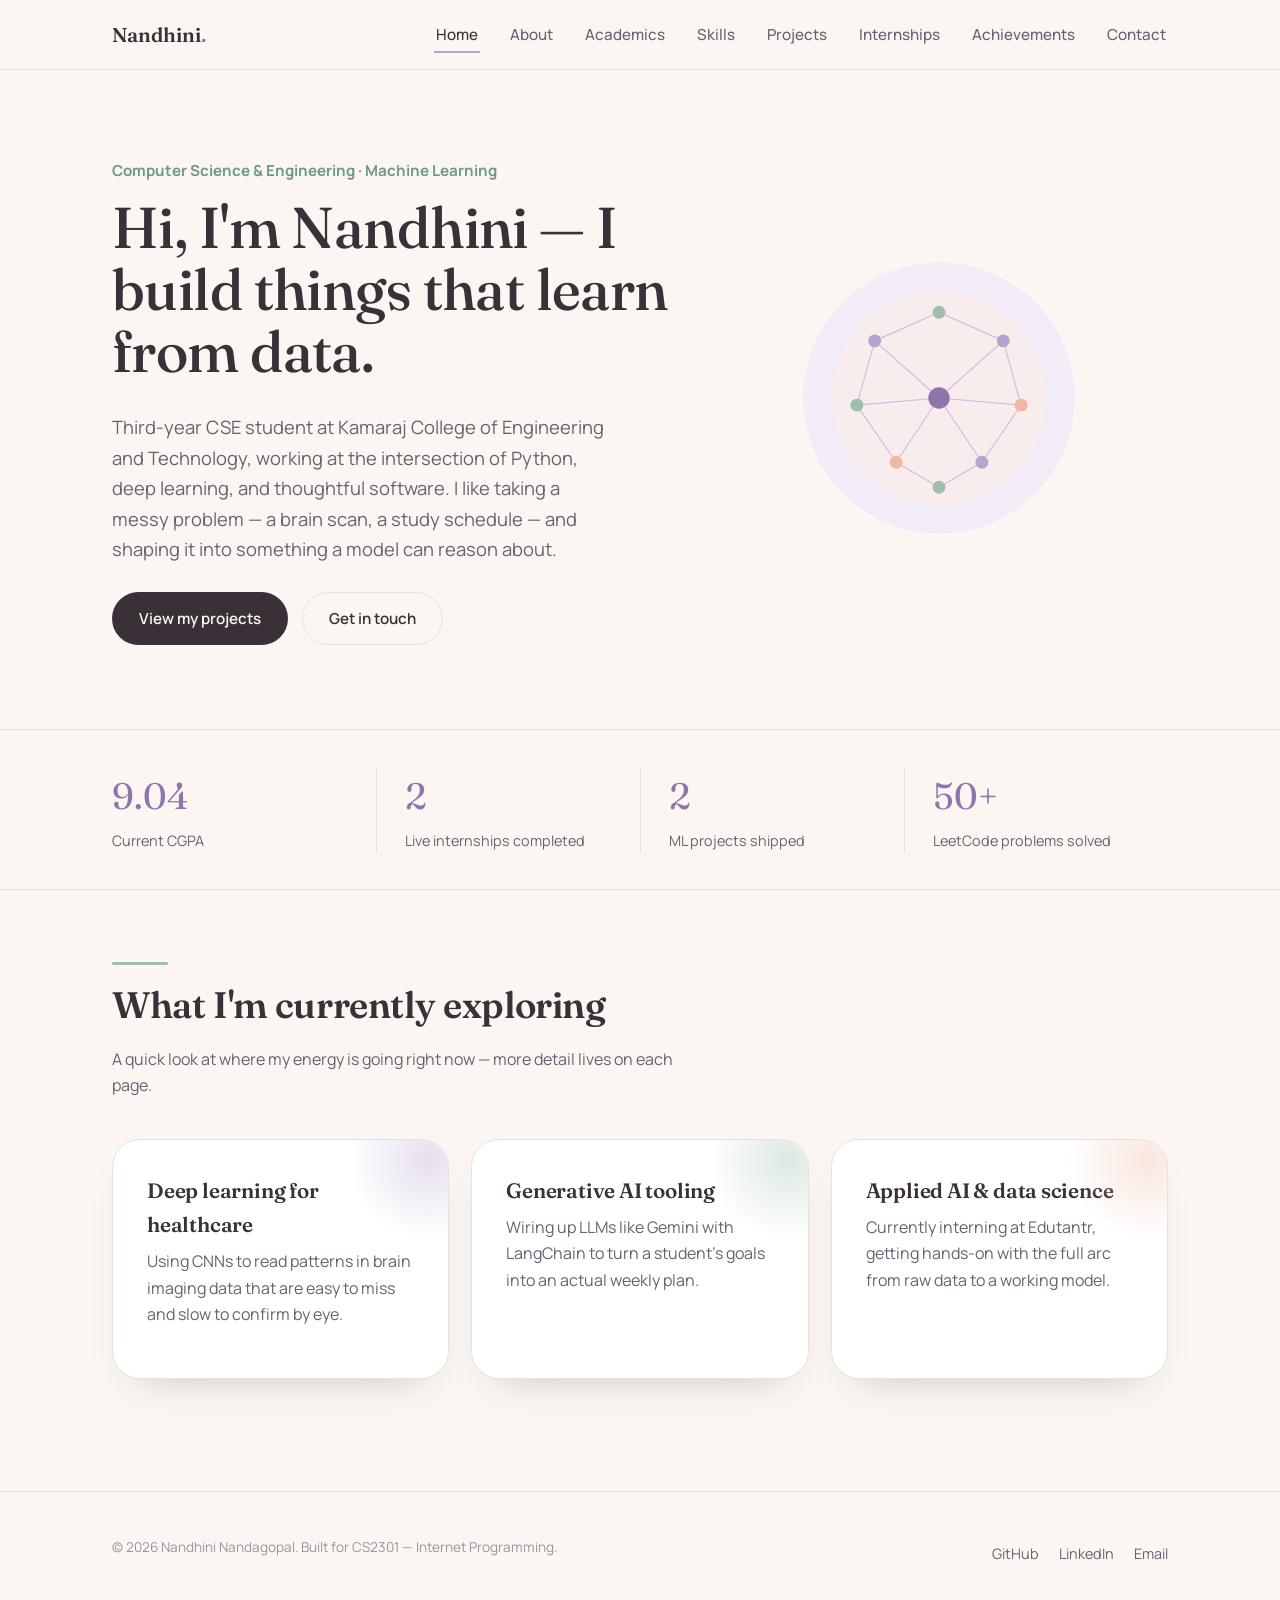
<file: index.html>
<!DOCTYPE html>
<html lang="en">
<head>
<meta charset="UTF-8">
<meta name="viewport" content="width=device-width, initial-scale=1.0">
<title>Home · Nandhini Nandagopal</title>
<meta name="description" content="Portfolio of Nandhini Nandagopal, CSE student and ML enthusiast.">
<link rel="preconnect" href="https://fonts.googleapis.com">
<link rel="preconnect" href="https://fonts.gstatic.com" crossorigin>
<link href="https://fonts.googleapis.com/css2?family=Fraunces:opsz,wght@9..144,400;9..144,500;9..144,600;9..144,700&family=Manrope:wght@400;500;600;700;800&display=swap" rel="stylesheet">
<link rel="stylesheet" href="assets/css/style.css">
<noscript><style>.reveal{opacity:1!important;transform:none!important;}</style></noscript>
</head>
<body>
<header class="site-header">
  <nav class="nav">
    <a href="index.html" class="nav-mark">Nandhini<span>.</span></a>
    <button class="nav-toggle" aria-label="Toggle navigation" aria-expanded="false">
      <span></span><span></span><span></span>
    </button>
    <ul class="nav-links">
      <li><a href="index.html">Home</a></li>
      <li><a href="about.html">About</a></li>
      <li><a href="academics.html">Academics</a></li>
      <li><a href="skills.html">Skills</a></li>
      <li><a href="projects.html">Projects</a></li>
      <li><a href="internships.html">Internships</a></li>
      <li><a href="achievements.html">Achievements</a></li>
      <li><a href="contact.html">Contact</a></li>
    </ul>
  </nav>
</header>

<section class="hero">
  <div class="container hero-grid">
    <div>
      <div class="hero-kicker reveal">Computer Science &amp; Engineering · Machine Learning</div>
      <h1 class="reveal">Hi, I'm Nandhini &mdash; I build things that learn from data.</h1>
      <p class="lede reveal">Third-year CSE student at Kamaraj College of Engineering and Technology, working
      at the intersection of Python, deep learning, and thoughtful software. I like taking a messy problem
      &mdash; a brain scan, a study schedule &mdash; and shaping it into something a model can reason about.</p>
      <div class="hero-actions reveal">
        <a href="projects.html" class="btn btn-primary">View my projects</a>
        <a href="contact.html" class="btn btn-ghost">Get in touch</a>
      </div>
    </div>
    <div class="hero-art reveal">
<svg viewBox="0 0 420 420" fill="none" xmlns="http://www.w3.org/2000/svg" role="img" aria-label="Abstract illustration of a connected neural network in soft pastel tones">
  <circle cx="210" cy="210" r="190" fill="#F1ECF7"/>
  <circle cx="210" cy="210" r="150" fill="#FBEEE9" opacity="0.7"/>
  <g stroke="#C9B7DC" stroke-width="1.6" opacity="0.9">
    <line x1="120" y1="130" x2="210" y2="90"/>
    <line x1="120" y1="130" x2="95" y2="220"/>
    <line x1="210" y1="90" x2="300" y2="130"/>
    <line x1="300" y1="130" x2="325" y2="220"/>
    <line x1="95" y1="220" x2="150" y2="300"/>
    <line x1="325" y1="220" x2="270" y2="300"/>
    <line x1="150" y1="300" x2="210" y2="335"/>
    <line x1="270" y1="300" x2="210" y2="335"/>
    <line x1="120" y1="130" x2="210" y2="210"/>
    <line x1="300" y1="130" x2="210" y2="210"/>
    <line x1="95" y1="220" x2="210" y2="210"/>
    <line x1="325" y1="220" x2="210" y2="210"/>
    <line x1="150" y1="300" x2="210" y2="210"/>
    <line x1="270" y1="300" x2="210" y2="210"/>
  </g>
  <circle cx="210" cy="210" r="15" fill="#8E76AC"/>
  <circle cx="120" cy="130" r="9" fill="#B7A4CE"/>
  <circle cx="210" cy="90" r="9" fill="#9EBFAE"/>
  <circle cx="300" cy="130" r="9" fill="#B7A4CE"/>
  <circle cx="325" cy="220" r="9" fill="#F0B8A0"/>
  <circle cx="95" cy="220" r="9" fill="#9EBFAE"/>
  <circle cx="150" cy="300" r="9" fill="#F0B8A0"/>
  <circle cx="270" cy="300" r="9" fill="#B7A4CE"/>
  <circle cx="210" cy="335" r="9" fill="#9EBFAE"/>
</svg>
</div>
  </div>
</section>

<section class="stat-strip">
  <div class="container stat-row">
    <div class="stat reveal"><span class="num">9.04</span><span class="label">Current CGPA</span></div>
    <div class="stat reveal"><span class="num">2</span><span class="label">Live internships completed</span></div>
    <div class="stat reveal"><span class="num">2</span><span class="label">ML projects shipped</span></div>
    <div class="stat reveal"><span class="num">50+</span><span class="label">LeetCode problems solved</span></div>
  </div>
</section>

<section class="section">
  <div class="container">
    <div class="section-head reveal">
      <div class="divider"></div>
      <h2>What I'm currently exploring</h2>
      <p>A quick look at where my energy is going right now &mdash; more detail lives on each page.</p>
    </div>
    <div class="grid-3">
      <div class="project-card reveal" style="--tag-color:#B7A4CE">
        <h3>Deep learning for healthcare</h3>
        <p>Using CNNs to read patterns in brain imaging data that are easy to miss and slow to confirm by eye.</p>
      </div>
      <div class="project-card reveal" style="--tag-color:#9EBFAE">
        <h3>Generative AI tooling</h3>
        <p>Wiring up LLMs like Gemini with LangChain to turn a student's goals into an actual weekly plan.</p>
      </div>
      <div class="project-card reveal" style="--tag-color:#F0B8A0">
        <h3>Applied AI &amp; data science</h3>
        <p>Currently interning at Edutantr, getting hands-on with the full arc from raw data to a working model.</p>
      </div>
    </div>
  </div>
</section>
<footer class="site-footer">
  <div class="container footer-row">
    <p class="footer-note">&copy; 2026 Nandhini Nandagopal. Built for CS2301 &mdash; Internet Programming.</p>
    <ul class="footer-links">
      <li><a href="https://github.com/NandhiniNandagopal" target="_blank" rel="noopener">GitHub</a></li>
      <li><a href="https://www.linkedin.com/in/nandhini-nandagopal-254082378" target="_blank" rel="noopener">LinkedIn</a></li>
      <li><a href="mailto:nandhininandagopal2007@gmail.com">Email</a></li>
    </ul>
  </div>
</footer>
<script src="assets/js/script.js"></script>
</body>
</html>
</file>
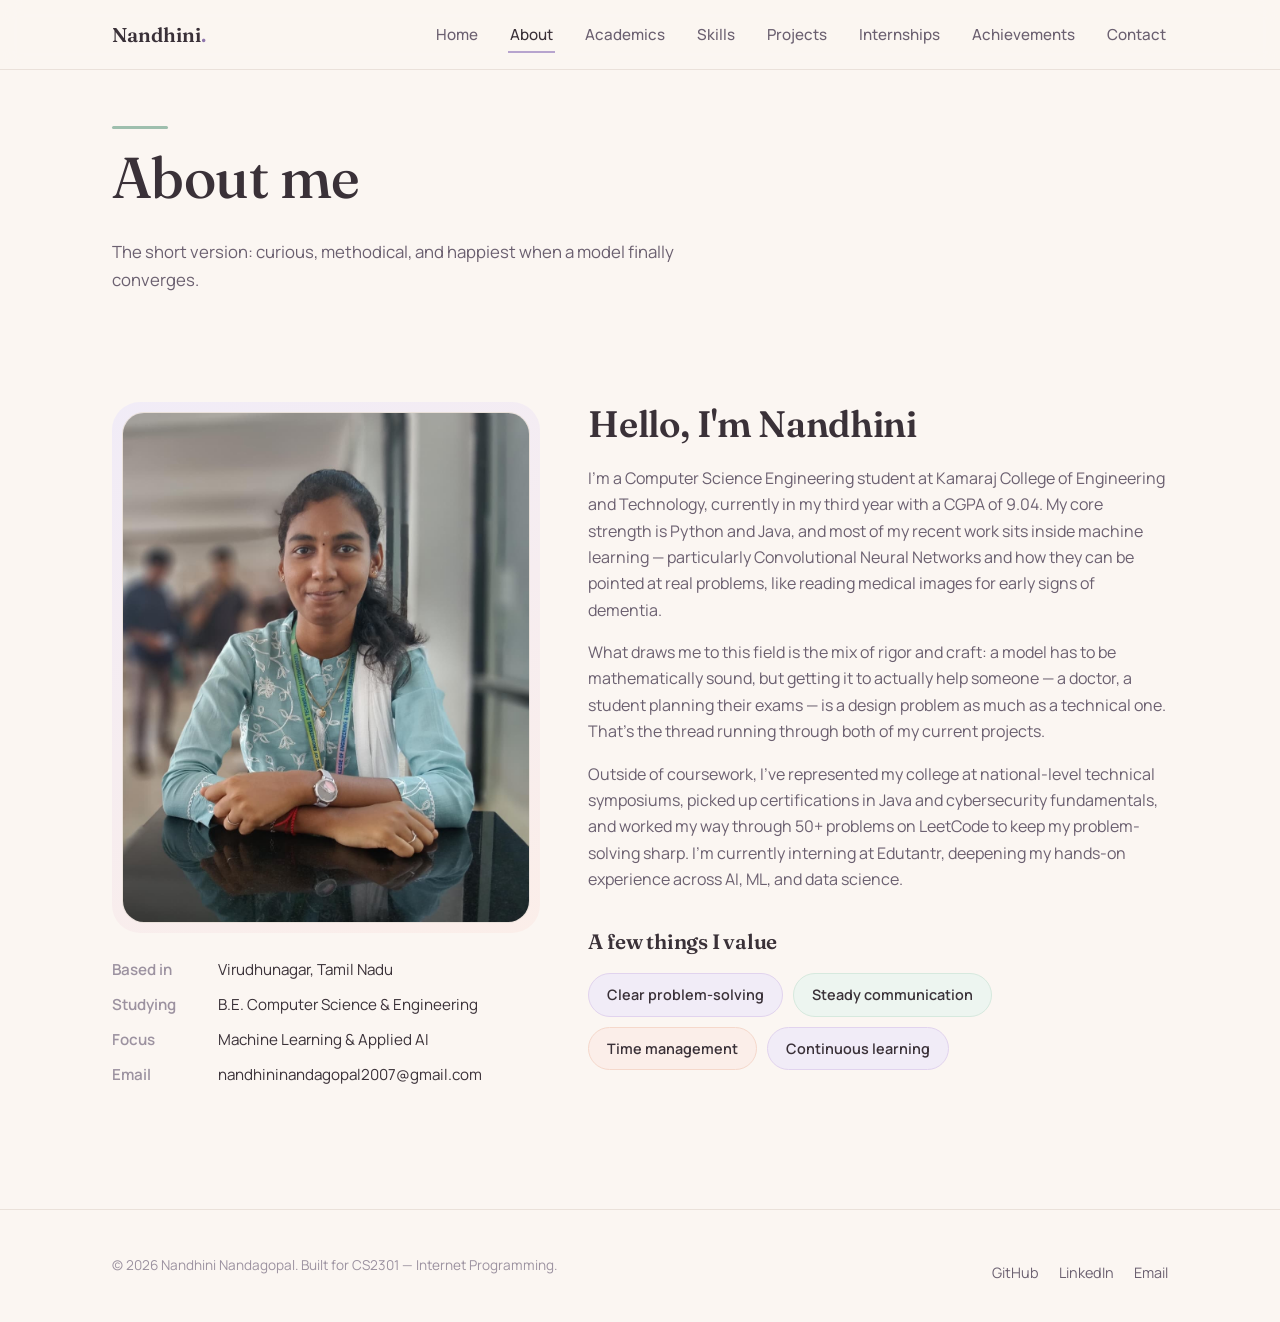
<file: about.html>
<!DOCTYPE html>
<html lang="en">
<head>
<meta charset="UTF-8">
<meta name="viewport" content="width=device-width, initial-scale=1.0">
<title>About · Nandhini Nandagopal</title>
<meta name="description" content="About Nandhini Nandagopal — CSE student focused on machine learning.">
<link rel="preconnect" href="https://fonts.googleapis.com">
<link rel="preconnect" href="https://fonts.gstatic.com" crossorigin>
<link href="https://fonts.googleapis.com/css2?family=Fraunces:opsz,wght@9..144,400;9..144,500;9..144,600;9..144,700&family=Manrope:wght@400;500;600;700;800&display=swap" rel="stylesheet">
<link rel="stylesheet" href="assets/css/style.css">
<noscript><style>.reveal{opacity:1!important;transform:none!important;}</style></noscript>
</head>
<body>
<header class="site-header">
  <nav class="nav">
    <a href="index.html" class="nav-mark">Nandhini<span>.</span></a>
    <button class="nav-toggle" aria-label="Toggle navigation" aria-expanded="false">
      <span></span><span></span><span></span>
    </button>
    <ul class="nav-links">
      <li><a href="index.html">Home</a></li>
      <li><a href="about.html">About</a></li>
      <li><a href="academics.html">Academics</a></li>
      <li><a href="skills.html">Skills</a></li>
      <li><a href="projects.html">Projects</a></li>
      <li><a href="internships.html">Internships</a></li>
      <li><a href="achievements.html">Achievements</a></li>
      <li><a href="contact.html">Contact</a></li>
    </ul>
  </nav>
</header>

<section class="page-hero">
  <div class="container">
    <div class="divider reveal"></div>
    <h1 class="reveal">About me</h1>
    <p class="lede reveal">The short version: curious, methodical, and happiest when a model finally converges.</p>
  </div>
</section>

<section class="section">
  <div class="container about-grid">
    <div class="reveal">
      <div class="portrait-frame">
        <div class="portrait-photo">
          <img src="assets/img/nandhini_profile.jpeg" alt="Nandhini Nandagopal">
        </div>
      </div>
      <div style="margin-top:24px;">
        <div class="info-line"><span class="k">Based in</span><span>Virudhunagar, Tamil Nadu</span></div>
        <div class="info-line"><span class="k">Studying</span><span>B.E. Computer Science &amp; Engineering</span></div>
        <div class="info-line"><span class="k">Focus</span><span>Machine Learning &amp; Applied AI</span></div>
        <div class="info-line"><span class="k">Email</span><span>nandhininandagopal2007@gmail.com</span></div>
      </div>
    </div>
    <div class="reveal">
      <h2>Hello, I'm Nandhini</h2>
      <p>I'm a Computer Science Engineering student at Kamaraj College of Engineering and Technology,
      currently in my third year with a CGPA of 9.04. My core strength is Python and Java, and most of my recent
      work sits inside machine learning &mdash; particularly Convolutional Neural Networks and how they can be
      pointed at real problems, like reading medical images for early signs of dementia.</p>
      <p>What draws me to this field is the mix of rigor and craft: a model has to be mathematically sound,
      but getting it to actually help someone &mdash; a doctor, a student planning their exams &mdash; is a design
      problem as much as a technical one. That's the thread running through both of my current projects.</p>
      <p>Outside of coursework, I've represented my college at national-level technical symposiums, picked up
      certifications in Java and cybersecurity fundamentals, and worked my way through 50+ problems on LeetCode
      to keep my problem-solving sharp. I'm currently interning at Edutantr, deepening my hands-on experience
      across AI, ML, and data science.</p>
      <h3 style="margin-top:32px;">A few things I value</h3>
      <div class="pill-row" style="margin-top:14px;">
        <span class="pill pill-lilac">Clear problem-solving</span>
        <span class="pill pill-sage">Steady communication</span>
        <span class="pill pill-peach">Time management</span>
        <span class="pill pill-lilac">Continuous learning</span>
      </div>
    </div>
  </div>
</section>
<footer class="site-footer">
  <div class="container footer-row">
    <p class="footer-note">&copy; 2026 Nandhini Nandagopal. Built for CS2301 &mdash; Internet Programming.</p>
    <ul class="footer-links">
      <li><a href="https://github.com/NandhiniNandagopal" target="_blank" rel="noopener">GitHub</a></li>
      <li><a href="https://www.linkedin.com/in/nandhini-nandagopal-254082378" target="_blank" rel="noopener">LinkedIn</a></li>
      <li><a href="mailto:nandhininandagopal2007@gmail.com">Email</a></li>
    </ul>
  </div>
</footer>
<script src="assets/js/script.js"></script>
</body>
</html>
</file>
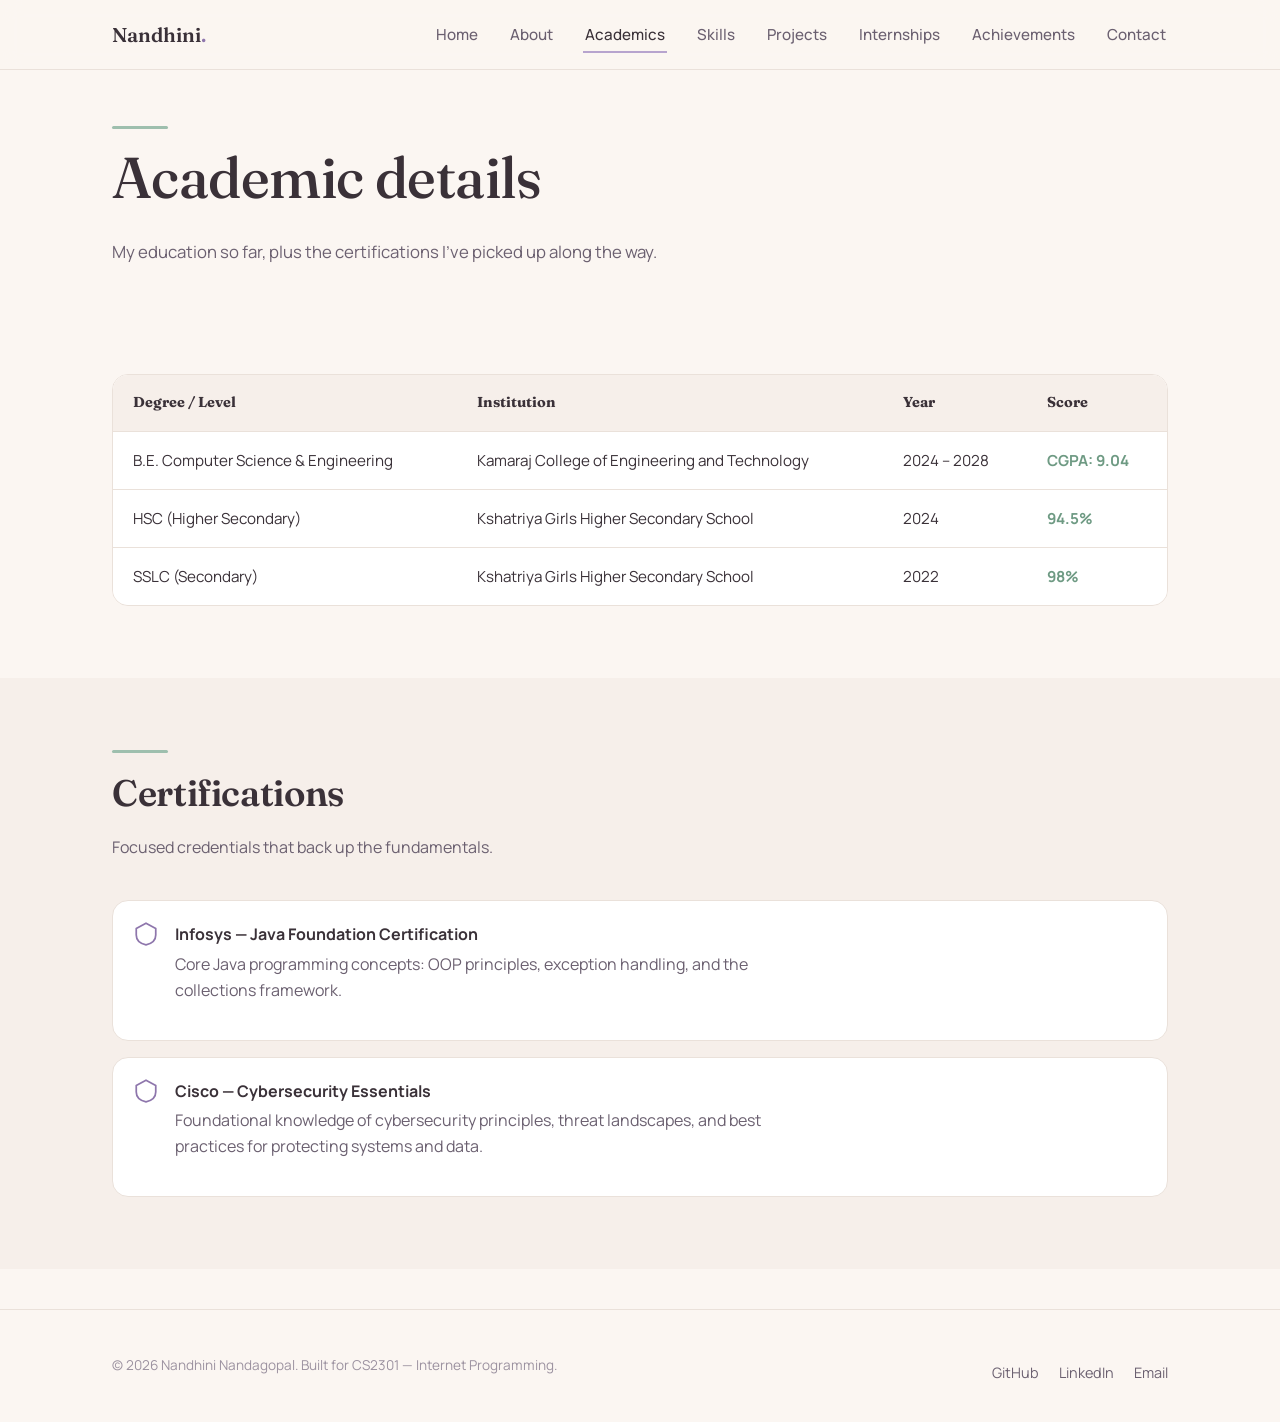
<file: academics.html>
<!DOCTYPE html>
<html lang="en">
<head>
<meta charset="UTF-8">
<meta name="viewport" content="width=device-width, initial-scale=1.0">
<title>Academics · Nandhini Nandagopal</title>
<meta name="description" content="Academic qualifications and certifications of Nandhini Nandagopal.">
<link rel="preconnect" href="https://fonts.googleapis.com">
<link rel="preconnect" href="https://fonts.gstatic.com" crossorigin>
<link href="https://fonts.googleapis.com/css2?family=Fraunces:opsz,wght@9..144,400;9..144,500;9..144,600;9..144,700&family=Manrope:wght@400;500;600;700;800&display=swap" rel="stylesheet">
<link rel="stylesheet" href="assets/css/style.css">
<noscript><style>.reveal{opacity:1!important;transform:none!important;}</style></noscript>
</head>
<body>
<header class="site-header">
  <nav class="nav">
    <a href="index.html" class="nav-mark">Nandhini<span>.</span></a>
    <button class="nav-toggle" aria-label="Toggle navigation" aria-expanded="false">
      <span></span><span></span><span></span>
    </button>
    <ul class="nav-links">
      <li><a href="index.html">Home</a></li>
      <li><a href="about.html">About</a></li>
      <li><a href="academics.html">Academics</a></li>
      <li><a href="skills.html">Skills</a></li>
      <li><a href="projects.html">Projects</a></li>
      <li><a href="internships.html">Internships</a></li>
      <li><a href="achievements.html">Achievements</a></li>
      <li><a href="contact.html">Contact</a></li>
    </ul>
  </nav>
</header>

<section class="page-hero">
  <div class="container">
    <div class="divider reveal"></div>
    <h1 class="reveal">Academic details</h1>
    <p class="lede reveal">My education so far, plus the certifications I've picked up along the way.</p>
  </div>
</section>

<section class="section">
  <div class="container">
    <div class="table-wrap reveal">
      <table class="academic">
        <thead>
          <tr>
            <th>Degree / Level</th>
            <th>Institution</th>
            <th>Year</th>
            <th>Score</th>
          </tr>
        </thead>
        <tbody>
          <tr>
            <td>B.E. Computer Science &amp; Engineering</td>
            <td>Kamaraj College of Engineering and Technology</td>
            <td>2024 &ndash; 2028</td>
            <td class="score">CGPA: 9.04</td>
          </tr>
          <tr>
            <td>HSC (Higher Secondary)</td>
            <td>Kshatriya Girls Higher Secondary School</td>
            <td>2024</td>
            <td class="score">94.5%</td>
          </tr>
          <tr>
            <td>SSLC (Secondary)</td>
            <td>Kshatriya Girls Higher Secondary School</td>
            <td>2022</td>
            <td class="score">98%</td>
          </tr>
        </tbody>
      </table>
    </div>
  </div>
</section>

<section class="section section-tint">
  <div class="container">
    <div class="section-head reveal">
      <div class="divider"></div>
      <h2>Certifications</h2>
      <p>Focused credentials that back up the fundamentals.</p>
    </div>
    <ul class="cert-list">
      <li class="reveal">
        <span class="cert-icon">
          <svg width="26" height="26" viewBox="0 0 24 24" fill="none"><path d="M12 2L3 7v6c0 5 4 8 9 9 5-1 9-4 9-9V7l-9-5z" stroke="currentColor" stroke-width="1.6" stroke-linejoin="round"/></svg>
        </span>
        <div>
          <strong>Infosys &mdash; Java Foundation Certification</strong>
          <p>Core Java programming concepts: OOP principles, exception handling, and the collections framework.</p>
        </div>
      </li>
      <li class="reveal">
        <span class="cert-icon">
          <svg width="26" height="26" viewBox="0 0 24 24" fill="none"><path d="M12 2L3 7v6c0 5 4 8 9 9 5-1 9-4 9-9V7l-9-5z" stroke="currentColor" stroke-width="1.6" stroke-linejoin="round"/></svg>
        </span>
        <div>
          <strong>Cisco &mdash; Cybersecurity Essentials</strong>
          <p>Foundational knowledge of cybersecurity principles, threat landscapes, and best practices for protecting systems and data.</p>
        </div>
      </li>
    </ul>
  </div>
</section>
<footer class="site-footer">
  <div class="container footer-row">
    <p class="footer-note">&copy; 2026 Nandhini Nandagopal. Built for CS2301 &mdash; Internet Programming.</p>
    <ul class="footer-links">
      <li><a href="https://github.com/NandhiniNandagopal" target="_blank" rel="noopener">GitHub</a></li>
      <li><a href="https://www.linkedin.com/in/nandhini-nandagopal-254082378" target="_blank" rel="noopener">LinkedIn</a></li>
      <li><a href="mailto:nandhininandagopal2007@gmail.com">Email</a></li>
    </ul>
  </div>
</footer>
<script src="assets/js/script.js"></script>
</body>
</html>
</file>
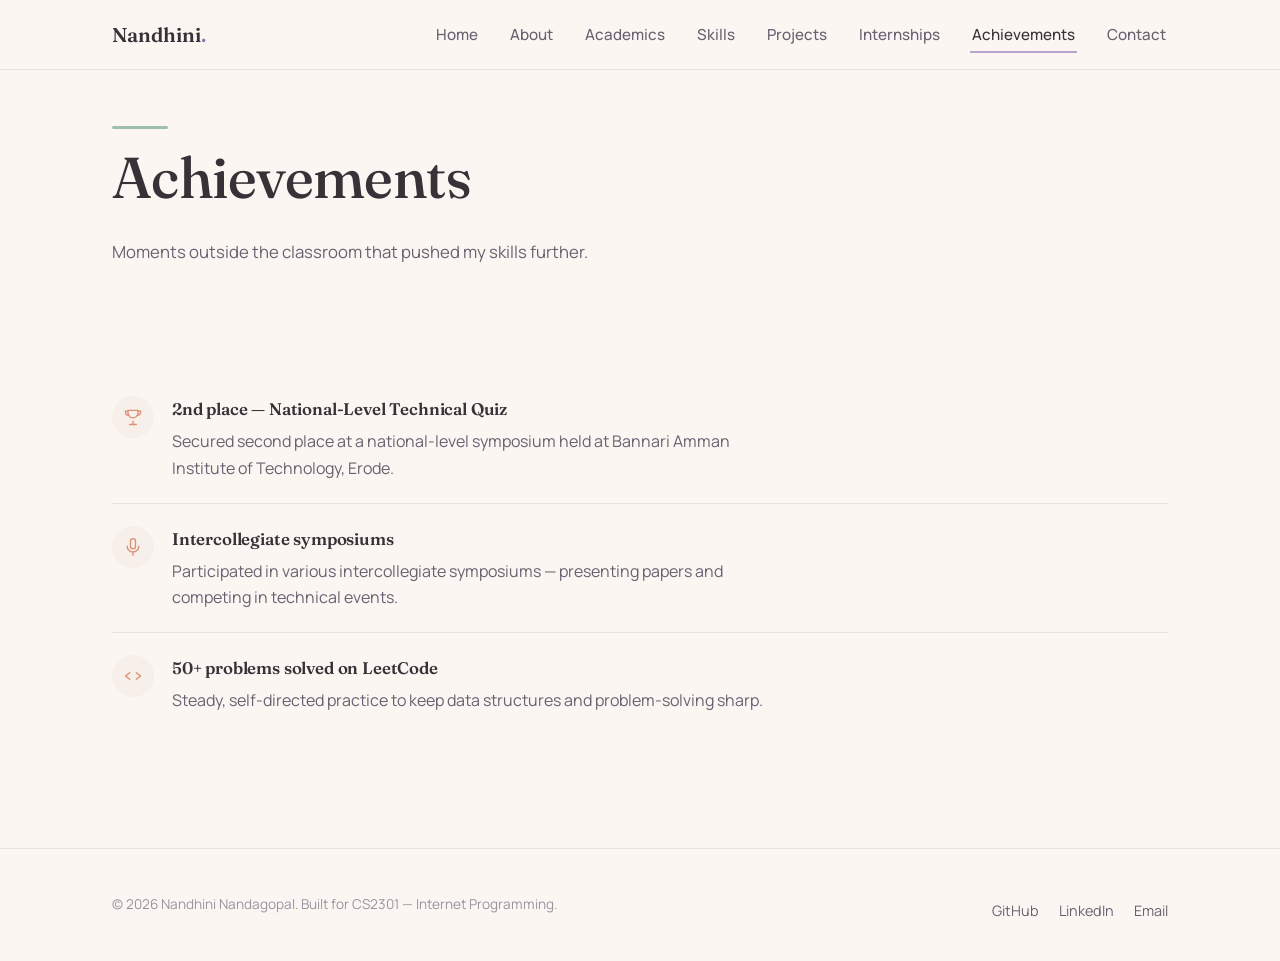
<file: achievements.html>
<!DOCTYPE html>
<html lang="en">
<head>
<meta charset="UTF-8">
<meta name="viewport" content="width=device-width, initial-scale=1.0">
<title>Achievements · Nandhini Nandagopal</title>
<meta name="description" content="Achievements and recognitions of Nandhini Nandagopal.">
<link rel="preconnect" href="https://fonts.googleapis.com">
<link rel="preconnect" href="https://fonts.gstatic.com" crossorigin>
<link href="https://fonts.googleapis.com/css2?family=Fraunces:opsz,wght@9..144,400;9..144,500;9..144,600;9..144,700&family=Manrope:wght@400;500;600;700;800&display=swap" rel="stylesheet">
<link rel="stylesheet" href="assets/css/style.css">
<noscript><style>.reveal{opacity:1!important;transform:none!important;}</style></noscript>
</head>
<body>
<header class="site-header">
  <nav class="nav">
    <a href="index.html" class="nav-mark">Nandhini<span>.</span></a>
    <button class="nav-toggle" aria-label="Toggle navigation" aria-expanded="false">
      <span></span><span></span><span></span>
    </button>
    <ul class="nav-links">
      <li><a href="index.html">Home</a></li>
      <li><a href="about.html">About</a></li>
      <li><a href="academics.html">Academics</a></li>
      <li><a href="skills.html">Skills</a></li>
      <li><a href="projects.html">Projects</a></li>
      <li><a href="internships.html">Internships</a></li>
      <li><a href="achievements.html">Achievements</a></li>
      <li><a href="contact.html">Contact</a></li>
    </ul>
  </nav>
</header>

<section class="page-hero">
  <div class="container">
    <div class="divider reveal"></div>
    <h1 class="reveal">Achievements</h1>
    <p class="lede reveal">Moments outside the classroom that pushed my skills further.</p>
  </div>
</section>

<section class="section">
  <div class="container">
    <ul class="achieve-list">
      <li class="reveal">
        <span class="achieve-icon"><svg width="20" height="20" viewBox="0 0 24 24" fill="none"><path d="M8 21h8M12 17v4M6 4h12v3a6 6 0 0 1-12 0V4z" stroke="currentColor" stroke-width="1.6" stroke-linecap="round" stroke-linejoin="round"/><path d="M6 5H3v1a4 4 0 0 0 4 4M18 5h3v1a4 4 0 0 1-4 4" stroke="currentColor" stroke-width="1.6" stroke-linecap="round"/></svg></span>
        <div>
          <h3>2nd place &mdash; National-Level Technical Quiz</h3>
          <p>Secured second place at a national-level symposium held at Bannari Amman Institute of Technology, Erode.</p>
        </div>
      </li>
      <li class="reveal">
        <span class="achieve-icon"><svg width="20" height="20" viewBox="0 0 24 24" fill="none"><rect x="9" y="2" width="6" height="12" rx="3" stroke="currentColor" stroke-width="1.6"/><path d="M5 11a7 7 0 0 0 14 0M12 18v4" stroke="currentColor" stroke-width="1.6" stroke-linecap="round"/></svg></span>
        <div>
          <h3>Intercollegiate symposiums</h3>
          <p>Participated in various intercollegiate symposiums &mdash; presenting papers and competing in technical events.</p>
        </div>
      </li>
      <li class="reveal">
        <span class="achieve-icon"><svg width="20" height="20" viewBox="0 0 24 24" fill="none"><path d="M8 8l-5 4 5 4M16 8l5 4-5 4" stroke="currentColor" stroke-width="1.6" stroke-linecap="round" stroke-linejoin="round"/></svg></span>
        <div>
          <h3>50+ problems solved on LeetCode</h3>
          <p>Steady, self-directed practice to keep data structures and problem-solving sharp.</p>
        </div>
      </li>
    </ul>
  </div>
</section>
<footer class="site-footer">
  <div class="container footer-row">
    <p class="footer-note">&copy; 2026 Nandhini Nandagopal. Built for CS2301 &mdash; Internet Programming.</p>
    <ul class="footer-links">
      <li><a href="https://github.com/NandhiniNandagopal" target="_blank" rel="noopener">GitHub</a></li>
      <li><a href="https://www.linkedin.com/in/nandhini-nandagopal-254082378" target="_blank" rel="noopener">LinkedIn</a></li>
      <li><a href="mailto:nandhininandagopal2007@gmail.com">Email</a></li>
    </ul>
  </div>
</footer>
<script src="assets/js/script.js"></script>
</body>
</html>
</file>
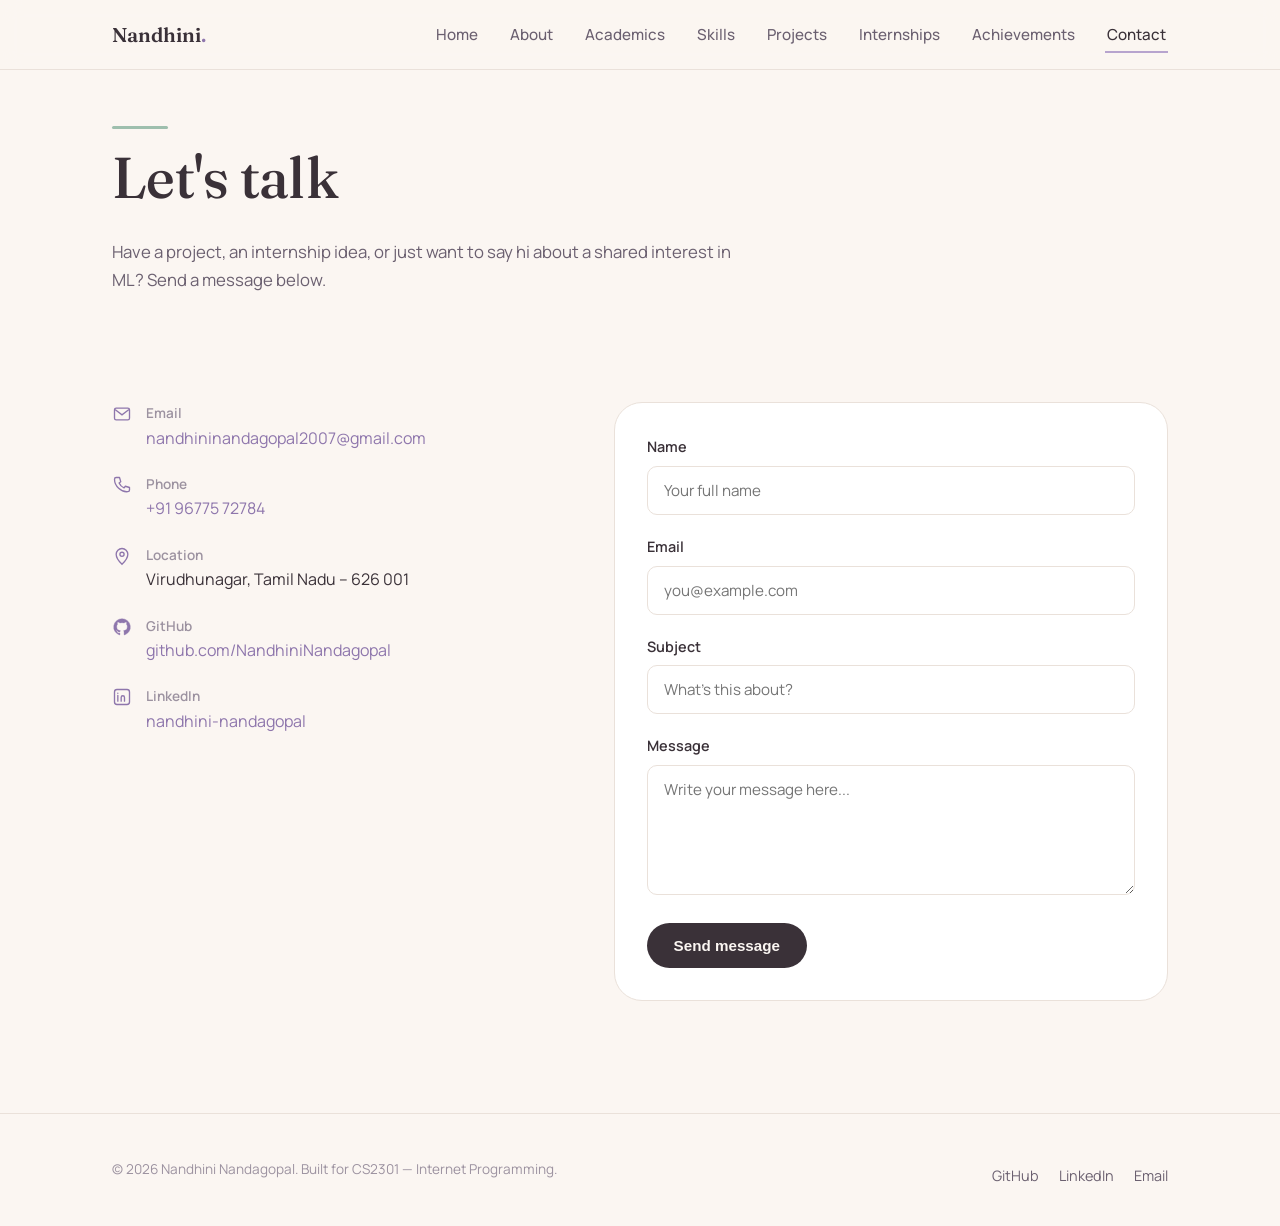
<file: contact.html>
<!DOCTYPE html>
<html lang="en">
<head>
<meta charset="UTF-8">
<meta name="viewport" content="width=device-width, initial-scale=1.0">
<title>Contact · Nandhini Nandagopal</title>
<meta name="description" content="Get in touch with Nandhini Nandagopal.">
<link rel="preconnect" href="https://fonts.googleapis.com">
<link rel="preconnect" href="https://fonts.gstatic.com" crossorigin>
<link href="https://fonts.googleapis.com/css2?family=Fraunces:opsz,wght@9..144,400;9..144,500;9..144,600;9..144,700&family=Manrope:wght@400;500;600;700;800&display=swap" rel="stylesheet">
<link rel="stylesheet" href="assets/css/style.css">
<noscript><style>.reveal{opacity:1!important;transform:none!important;}</style></noscript>
</head>
<body>
<header class="site-header">
  <nav class="nav">
    <a href="index.html" class="nav-mark">Nandhini<span>.</span></a>
    <button class="nav-toggle" aria-label="Toggle navigation" aria-expanded="false">
      <span></span><span></span><span></span>
    </button>
    <ul class="nav-links">
      <li><a href="index.html">Home</a></li>
      <li><a href="about.html">About</a></li>
      <li><a href="academics.html">Academics</a></li>
      <li><a href="skills.html">Skills</a></li>
      <li><a href="projects.html">Projects</a></li>
      <li><a href="internships.html">Internships</a></li>
      <li><a href="achievements.html">Achievements</a></li>
      <li><a href="contact.html">Contact</a></li>
    </ul>
  </nav>
</header>

<section class="page-hero">
  <div class="container">
    <div class="divider reveal"></div>
    <h1 class="reveal">Let's talk</h1>
    <p class="lede reveal">Have a project, an internship idea, or just want to say hi about a shared interest in ML? Send a message below.</p>
  </div>
</section>

<section class="section">
  <div class="container contact-grid">

    <div class="reveal">
      <div class="contact-item">
        <span class="ci-icon"><svg width="20" height="20" viewBox="0 0 24 24" fill="none"><rect x="3" y="5" width="18" height="14" rx="2" stroke="currentColor" stroke-width="1.6"/><path d="m4 7 8 6 8-6" stroke="currentColor" stroke-width="1.6" stroke-linecap="round"/></svg></span>
        <div><strong>Email</strong><a href="mailto:nandhininandagopal2007@gmail.com">nandhininandagopal2007@gmail.com</a></div>
      </div>
      <div class="contact-item">
        <span class="ci-icon"><svg width="20" height="20" viewBox="0 0 24 24" fill="none"><path d="M6 3h3l1.5 5-2 1.5a12 12 0 0 0 6 6l1.5-2 5 1.5v3a2 2 0 0 1-2 2C11 21 3 13 3 5a2 2 0 0 1 2-2z" stroke="currentColor" stroke-width="1.6" stroke-linejoin="round"/></svg></span>
        <div><strong>Phone</strong><a href="tel:+919677572784">+91 96775 72784</a></div>
      </div>
      <div class="contact-item">
        <span class="ci-icon"><svg width="20" height="20" viewBox="0 0 24 24" fill="none"><path d="M12 22s7-6.6 7-12a7 7 0 1 0-14 0c0 5.4 7 12 7 12z" stroke="currentColor" stroke-width="1.6"/><circle cx="12" cy="10" r="2.5" stroke="currentColor" stroke-width="1.6"/></svg></span>
        <div><strong>Location</strong><span>Virudhunagar, Tamil Nadu &ndash; 626 001</span></div>
      </div>
      <div class="contact-item">
        <span class="ci-icon"><svg width="20" height="20" viewBox="0 0 24 24" fill="none"><path d="M12 2a10 10 0 0 0-3.16 19.49c.5.09.68-.22.68-.48v-1.7c-2.78.6-3.37-1.34-3.37-1.34-.46-1.16-1.11-1.47-1.11-1.47-.9-.62.07-.6.07-.6 1 .07 1.53 1.03 1.53 1.03.89 1.52 2.34 1.08 2.91.83.09-.65.35-1.08.63-1.33-2.22-.25-4.55-1.11-4.55-4.95 0-1.1.39-1.99 1.03-2.69-.1-.25-.45-1.27.1-2.65 0 0 .84-.27 2.75 1.02a9.4 9.4 0 0 1 5 0c1.9-1.29 2.75-1.02 2.75-1.02.55 1.38.2 2.4.1 2.65.64.7 1.03 1.59 1.03 2.69 0 3.85-2.34 4.7-4.57 4.94.36.31.68.92.68 1.85v2.74c0 .27.18.58.69.48A10 10 0 0 0 12 2z" stroke="currentColor" stroke-width="0.4" fill="currentColor"/></svg></span>
        <div><strong>GitHub</strong><a href="https://github.com/NandhiniNandagopal" target="_blank" rel="noopener">github.com/NandhiniNandagopal</a></div>
      </div>
      <div class="contact-item">
        <span class="ci-icon"><svg width="20" height="20" viewBox="0 0 24 24" fill="none"><rect x="3" y="3" width="18" height="18" rx="3" stroke="currentColor" stroke-width="1.6"/><path d="M7 10v7M7 7.5v.01M11 17v-4.5a2 2 0 0 1 4 0V17M11 12.5V17" stroke="currentColor" stroke-width="1.6" stroke-linecap="round"/></svg></span>
        <div><strong>LinkedIn</strong><a href="https://www.linkedin.com/in/nandhini-nandagopal-254082378" target="_blank" rel="noopener">nandhini-nandagopal</a></div>
      </div>
    </div>

    <div class="card reveal">
      <div id="form-status" class="form-status" role="status"></div>
      <form id="contact-form" novalidate>
        <div class="form-field">
          <label for="cf-name">Name</label>
          <input type="text" id="cf-name" name="name" placeholder="Your full name">
          <div class="error-msg"></div>
        </div>
        <div class="form-field">
          <label for="cf-email">Email</label>
          <input type="email" id="cf-email" name="email" placeholder="you@example.com">
          <div class="error-msg"></div>
        </div>
        <div class="form-field">
          <label for="cf-subject">Subject</label>
          <input type="text" id="cf-subject" name="subject" placeholder="What's this about?">
          <div class="error-msg"></div>
        </div>
        <div class="form-field">
          <label for="cf-message">Message</label>
          <textarea id="cf-message" name="message" placeholder="Write your message here..."></textarea>
          <div class="error-msg"></div>
        </div>
        <button type="submit" class="btn btn-primary">Send message</button>
      </form>
    </div>

  </div>
</section>
<footer class="site-footer">
  <div class="container footer-row">
    <p class="footer-note">&copy; 2026 Nandhini Nandagopal. Built for CS2301 &mdash; Internet Programming.</p>
    <ul class="footer-links">
      <li><a href="https://github.com/NandhiniNandagopal" target="_blank" rel="noopener">GitHub</a></li>
      <li><a href="https://www.linkedin.com/in/nandhini-nandagopal-254082378" target="_blank" rel="noopener">LinkedIn</a></li>
      <li><a href="mailto:nandhininandagopal2007@gmail.com">Email</a></li>
    </ul>
  </div>
</footer>
<script src="assets/js/script.js"></script>
</body>
</html>
</file>
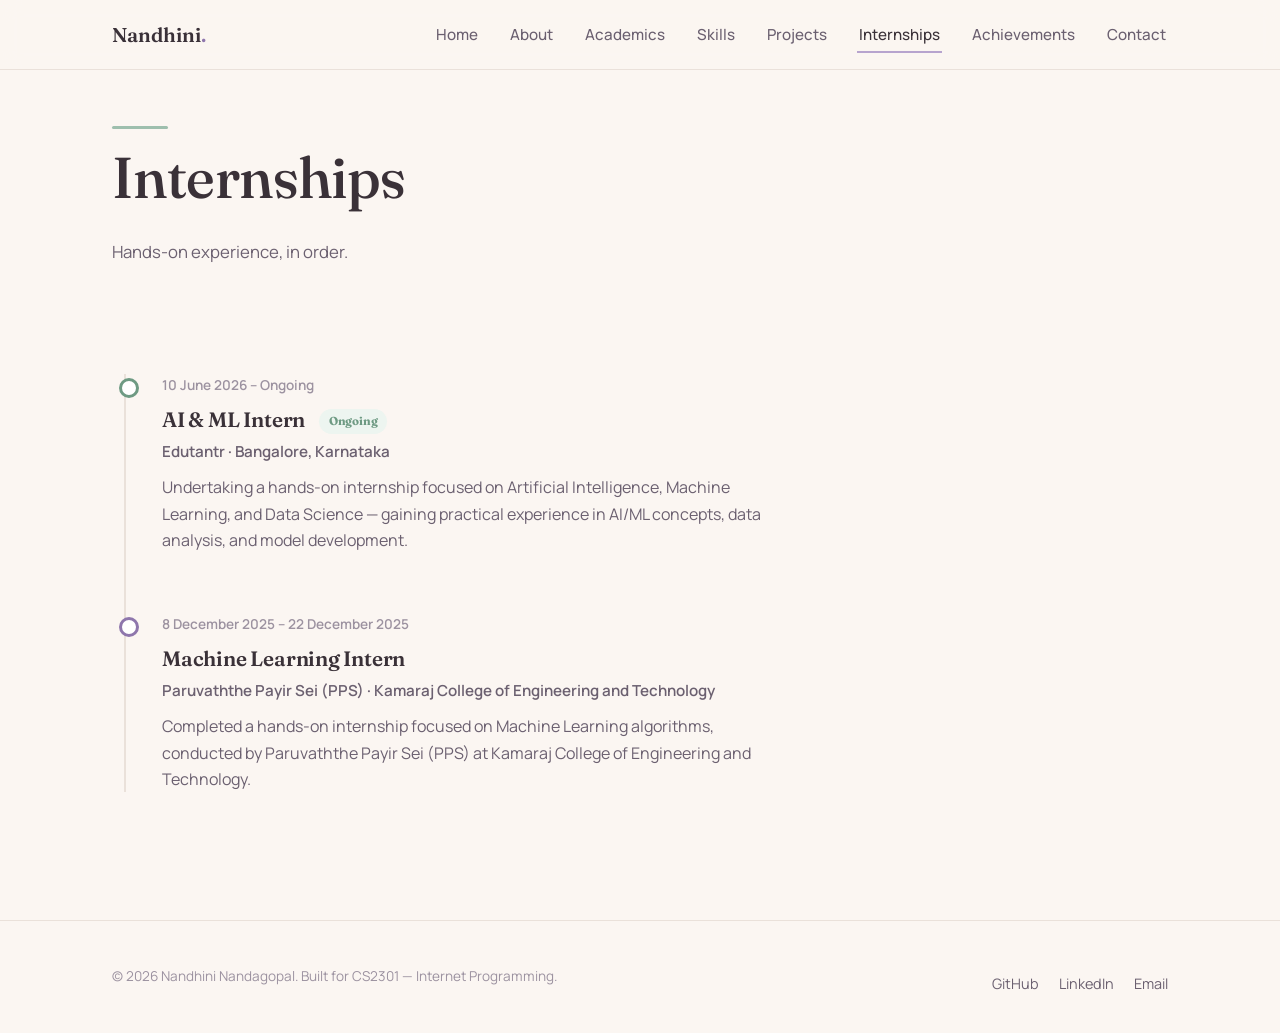
<file: internships.html>
<!DOCTYPE html>
<html lang="en">
<head>
<meta charset="UTF-8">
<meta name="viewport" content="width=device-width, initial-scale=1.0">
<title>Internships · Nandhini Nandagopal</title>
<meta name="description" content="Internship experience of Nandhini Nandagopal.">
<link rel="preconnect" href="https://fonts.googleapis.com">
<link rel="preconnect" href="https://fonts.gstatic.com" crossorigin>
<link href="https://fonts.googleapis.com/css2?family=Fraunces:opsz,wght@9..144,400;9..144,500;9..144,600;9..144,700&family=Manrope:wght@400;500;600;700;800&display=swap" rel="stylesheet">
<link rel="stylesheet" href="assets/css/style.css">
<noscript><style>.reveal{opacity:1!important;transform:none!important;}</style></noscript>
</head>
<body>
<header class="site-header">
  <nav class="nav">
    <a href="index.html" class="nav-mark">Nandhini<span>.</span></a>
    <button class="nav-toggle" aria-label="Toggle navigation" aria-expanded="false">
      <span></span><span></span><span></span>
    </button>
    <ul class="nav-links">
      <li><a href="index.html">Home</a></li>
      <li><a href="about.html">About</a></li>
      <li><a href="academics.html">Academics</a></li>
      <li><a href="skills.html">Skills</a></li>
      <li><a href="projects.html">Projects</a></li>
      <li><a href="internships.html">Internships</a></li>
      <li><a href="achievements.html">Achievements</a></li>
      <li><a href="contact.html">Contact</a></li>
    </ul>
  </nav>
</header>

<section class="page-hero">
  <div class="container">
    <div class="divider reveal"></div>
    <h1 class="reveal">Internships</h1>
    <p class="lede reveal">Hands-on experience, in order.</p>
  </div>
</section>

<section class="section">
  <div class="container">
    <div class="timeline">

      <div class="timeline-item ongoing reveal">
        <div class="timeline-date">10 June 2026 &ndash; Ongoing</div>
        <h3>AI &amp; ML Intern <span class="badge-ongoing">Ongoing</span></h3>
        <span class="org">Edutantr &middot; Bangalore, Karnataka</span>
        <p>Undertaking a hands-on internship focused on Artificial Intelligence, Machine Learning, and Data
        Science &mdash; gaining practical experience in AI/ML concepts, data analysis, and model development.</p>
      </div>

      <div class="timeline-item reveal">
        <div class="timeline-date">8 December 2025 &ndash; 22 December 2025</div>
        <h3>Machine Learning Intern</h3>
        <span class="org">Paruvaththe Payir Sei (PPS) &middot; Kamaraj College of Engineering and Technology</span>
        <p>Completed a hands-on internship focused on Machine Learning algorithms, conducted by Paruvaththe
        Payir Sei (PPS) at Kamaraj College of Engineering and Technology.</p>
      </div>

    </div>
  </div>
</section>
<footer class="site-footer">
  <div class="container footer-row">
    <p class="footer-note">&copy; 2026 Nandhini Nandagopal. Built for CS2301 &mdash; Internet Programming.</p>
    <ul class="footer-links">
      <li><a href="https://github.com/NandhiniNandagopal" target="_blank" rel="noopener">GitHub</a></li>
      <li><a href="https://www.linkedin.com/in/nandhini-nandagopal-254082378" target="_blank" rel="noopener">LinkedIn</a></li>
      <li><a href="mailto:nandhininandagopal2007@gmail.com">Email</a></li>
    </ul>
  </div>
</footer>
<script src="assets/js/script.js"></script>
</body>
</html>
</file>
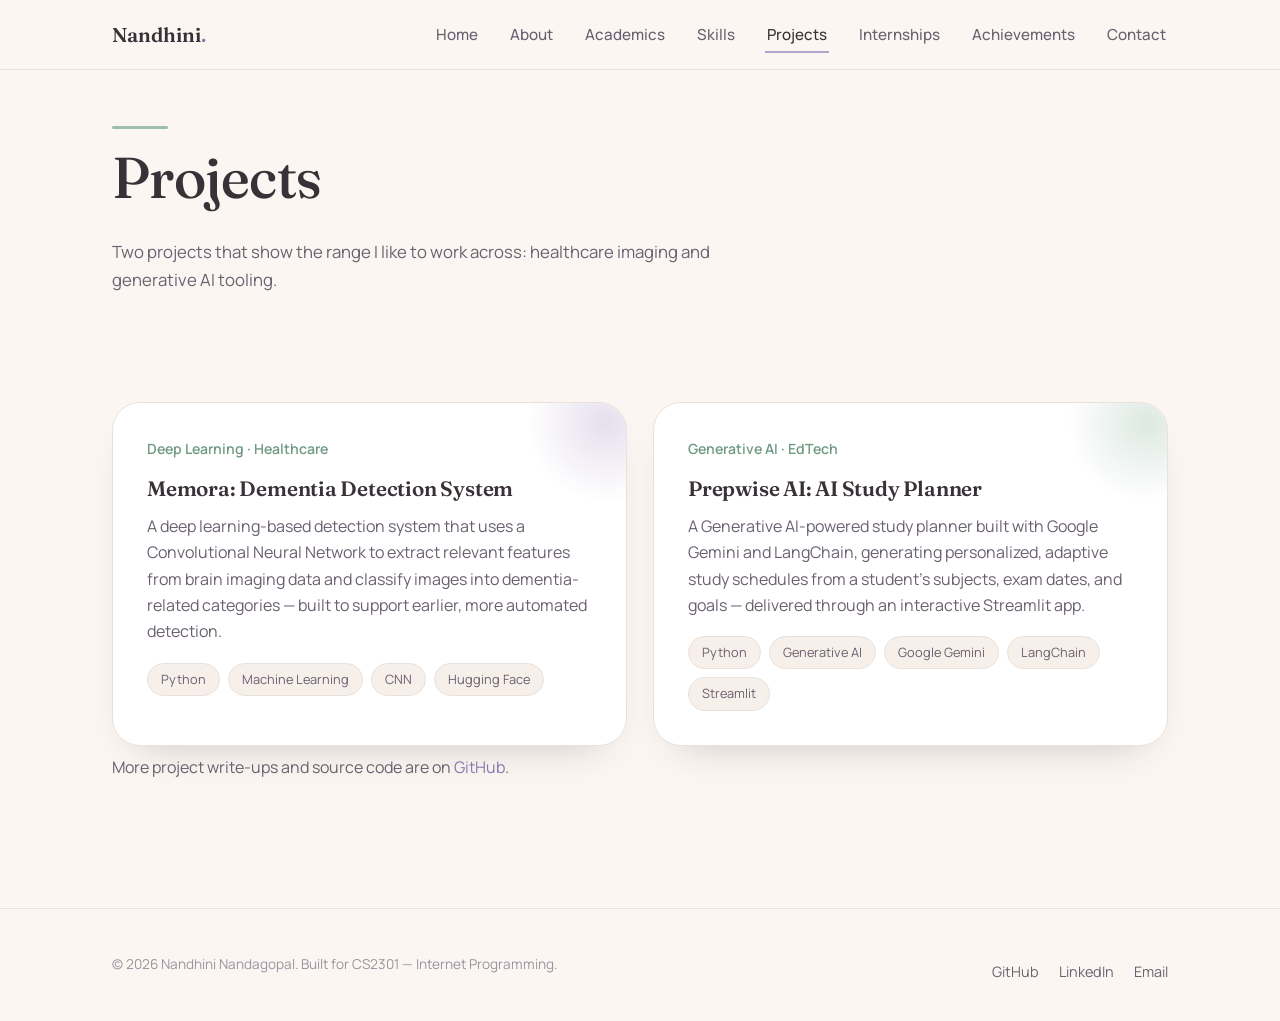
<file: projects.html>
<!DOCTYPE html>
<html lang="en">
<head>
<meta charset="UTF-8">
<meta name="viewport" content="width=device-width, initial-scale=1.0">
<title>Projects · Nandhini Nandagopal</title>
<meta name="description" content="Machine learning and AI projects by Nandhini Nandagopal.">
<link rel="preconnect" href="https://fonts.googleapis.com">
<link rel="preconnect" href="https://fonts.gstatic.com" crossorigin>
<link href="https://fonts.googleapis.com/css2?family=Fraunces:opsz,wght@9..144,400;9..144,500;9..144,600;9..144,700&family=Manrope:wght@400;500;600;700;800&display=swap" rel="stylesheet">
<link rel="stylesheet" href="assets/css/style.css">
<noscript><style>.reveal{opacity:1!important;transform:none!important;}</style></noscript>
</head>
<body>
<header class="site-header">
  <nav class="nav">
    <a href="index.html" class="nav-mark">Nandhini<span>.</span></a>
    <button class="nav-toggle" aria-label="Toggle navigation" aria-expanded="false">
      <span></span><span></span><span></span>
    </button>
    <ul class="nav-links">
      <li><a href="index.html">Home</a></li>
      <li><a href="about.html">About</a></li>
      <li><a href="academics.html">Academics</a></li>
      <li><a href="skills.html">Skills</a></li>
      <li><a href="projects.html">Projects</a></li>
      <li><a href="internships.html">Internships</a></li>
      <li><a href="achievements.html">Achievements</a></li>
      <li><a href="contact.html">Contact</a></li>
    </ul>
  </nav>
</header>

<section class="page-hero">
  <div class="container">
    <div class="divider reveal"></div>
    <h1 class="reveal">Projects</h1>
    <p class="lede reveal">Two projects that show the range I like to work across: healthcare imaging and generative AI tooling.</p>
  </div>
</section>

<section class="section">
  <div class="container grid-2">

    <div class="project-card reveal" style="--tag-color:#B7A4CE">
      <div class="role">Deep Learning &middot; Healthcare</div>
      <h3>Memora: Dementia Detection System</h3>
      <p>A deep learning-based detection system that uses a Convolutional Neural Network to extract relevant
      features from brain imaging data and classify images into dementia-related categories &mdash; built to
      support earlier, more automated detection.</p>
      <div class="tag-row">
        <span class="tag">Python</span>
        <span class="tag">Machine Learning</span>
        <span class="tag">CNN</span>
        <span class="tag">Hugging Face</span>
      </div>
    </div>

    <div class="project-card reveal" style="--tag-color:#9EBFAE">
      <div class="role">Generative AI &middot; EdTech</div>
      <h3>Prepwise AI: AI Study Planner</h3>
      <p>A Generative AI-powered study planner built with Google Gemini and LangChain, generating personalized,
      adaptive study schedules from a student's subjects, exam dates, and goals &mdash; delivered through an
      interactive Streamlit app.</p>
      <div class="tag-row">
        <span class="tag">Python</span>
        <span class="tag">Generative AI</span>
        <span class="tag">Google Gemini</span>
        <span class="tag">LangChain</span>
        <span class="tag">Streamlit</span>
      </div>
    </div>

  </div>

  <div class="container reveal" style="margin-top:8px;">
    <p style="max-width:70ch;">More project write-ups and source code are on
    <a href="https://github.com/NandhiniNandagopal" target="_blank" rel="noopener">GitHub</a>.</p>
  </div>
</section>
<footer class="site-footer">
  <div class="container footer-row">
    <p class="footer-note">&copy; 2026 Nandhini Nandagopal. Built for CS2301 &mdash; Internet Programming.</p>
    <ul class="footer-links">
      <li><a href="https://github.com/NandhiniNandagopal" target="_blank" rel="noopener">GitHub</a></li>
      <li><a href="https://www.linkedin.com/in/nandhini-nandagopal-254082378" target="_blank" rel="noopener">LinkedIn</a></li>
      <li><a href="mailto:nandhininandagopal2007@gmail.com">Email</a></li>
    </ul>
  </div>
</footer>
<script src="assets/js/script.js"></script>
</body>
</html>
</file>
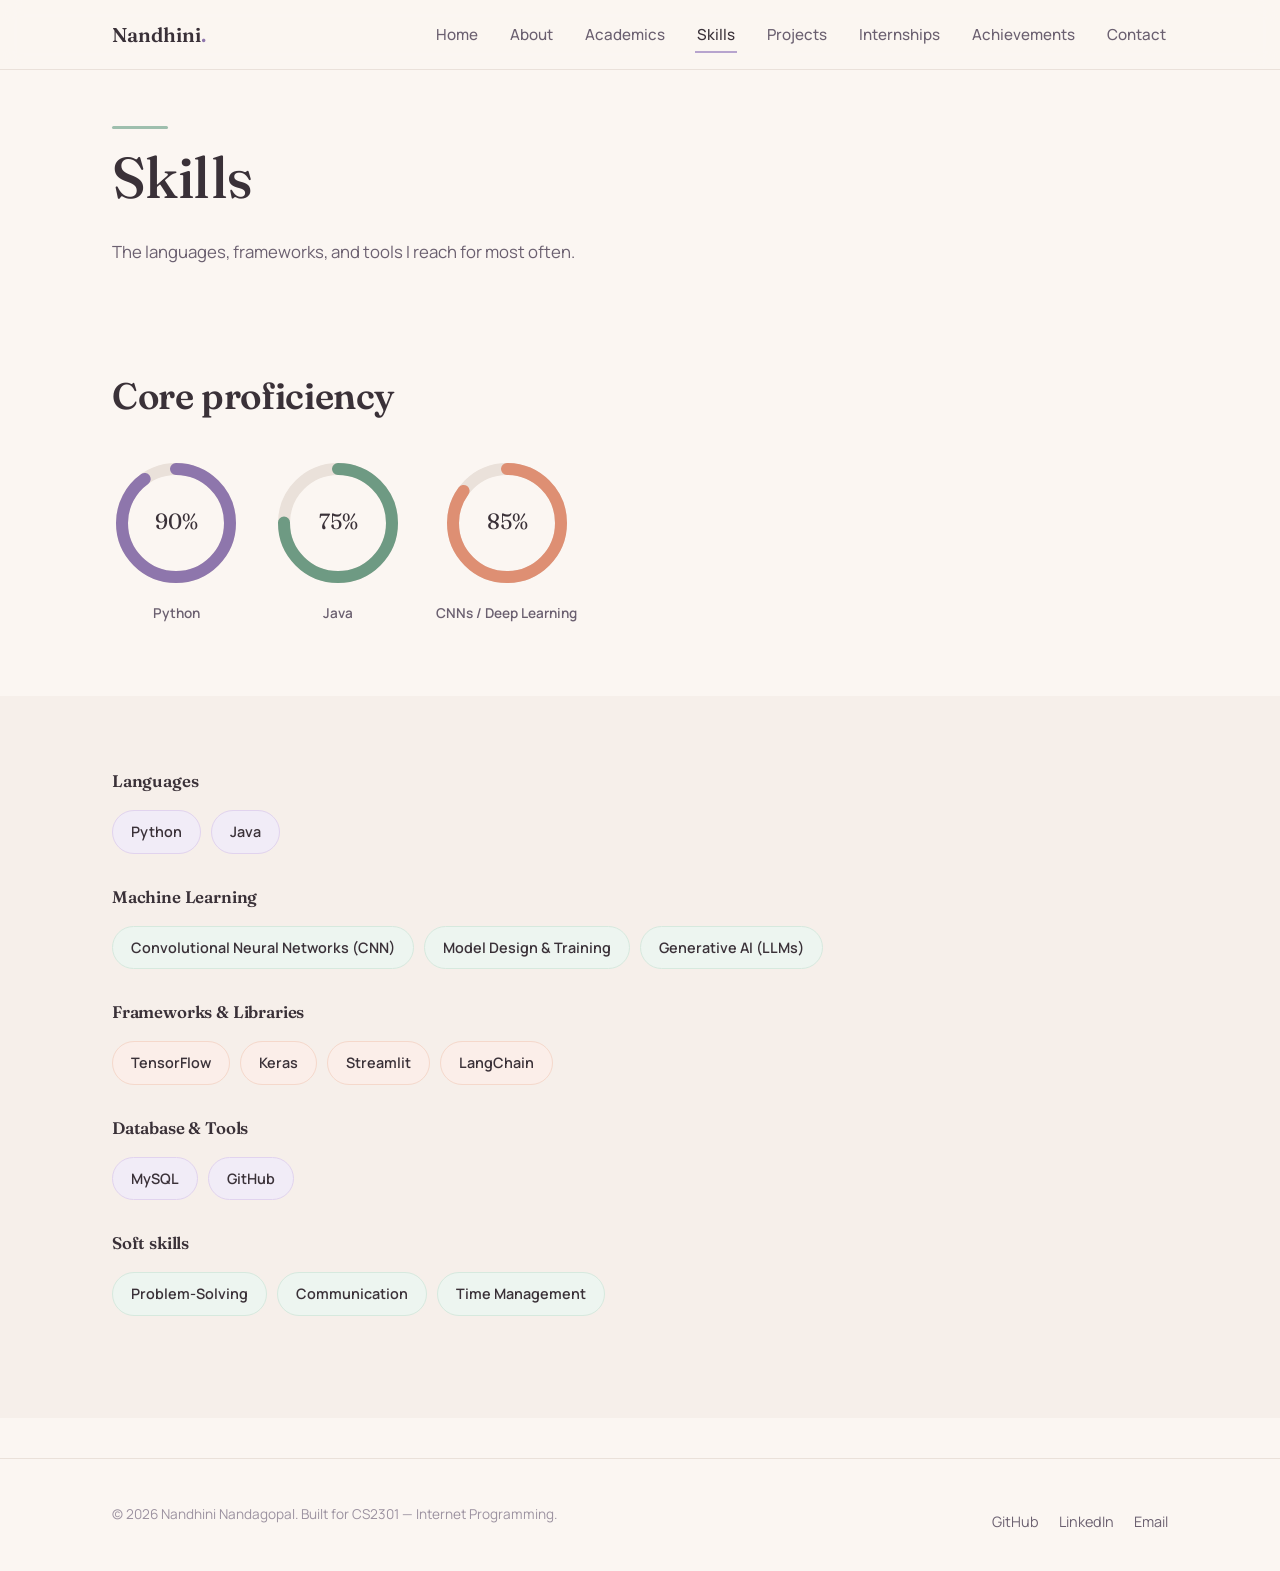
<file: skills.html>
<!DOCTYPE html>
<html lang="en">
<head>
<meta charset="UTF-8">
<meta name="viewport" content="width=device-width, initial-scale=1.0">
<title>Skills · Nandhini Nandagopal</title>
<meta name="description" content="Technical and soft skills of Nandhini Nandagopal.">
<link rel="preconnect" href="https://fonts.googleapis.com">
<link rel="preconnect" href="https://fonts.gstatic.com" crossorigin>
<link href="https://fonts.googleapis.com/css2?family=Fraunces:opsz,wght@9..144,400;9..144,500;9..144,600;9..144,700&family=Manrope:wght@400;500;600;700;800&display=swap" rel="stylesheet">
<link rel="stylesheet" href="assets/css/style.css">
<noscript><style>.reveal{opacity:1!important;transform:none!important;}</style></noscript>
</head>
<body>
<header class="site-header">
  <nav class="nav">
    <a href="index.html" class="nav-mark">Nandhini<span>.</span></a>
    <button class="nav-toggle" aria-label="Toggle navigation" aria-expanded="false">
      <span></span><span></span><span></span>
    </button>
    <ul class="nav-links">
      <li><a href="index.html">Home</a></li>
      <li><a href="about.html">About</a></li>
      <li><a href="academics.html">Academics</a></li>
      <li><a href="skills.html">Skills</a></li>
      <li><a href="projects.html">Projects</a></li>
      <li><a href="internships.html">Internships</a></li>
      <li><a href="achievements.html">Achievements</a></li>
      <li><a href="contact.html">Contact</a></li>
    </ul>
  </nav>
</header>

<section class="page-hero">
  <div class="container">
    <div class="divider reveal"></div>
    <h1 class="reveal">Skills</h1>
    <p class="lede reveal">The languages, frameworks, and tools I reach for most often.</p>
  </div>
</section>

<section class="section">
  <div class="container">
    <div class="section-head reveal">
      <h2>Core proficiency</h2>
    </div>
    <div class="donut-wrap">

    <div class="donut reveal">
      <svg viewBox="0 0 128 128">
        <circle cx="64" cy="64" r="54" fill="none" stroke="#EAE1DA" stroke-width="12"/>
        <circle cx="64" cy="64" r="54" fill="none" stroke="#8E76AC" stroke-width="12"
          stroke-dasharray="305.4 339.3" stroke-linecap="round" transform="rotate(-90 64 64)"/>
        <text x="64" y="70" text-anchor="middle" font-family="Fraunces, serif" font-size="22" fill="#3A3138">90%</text>
      </svg>
      <div class="donut-label">Python</div>
    </div>
    
    <div class="donut reveal">
      <svg viewBox="0 0 128 128">
        <circle cx="64" cy="64" r="54" fill="none" stroke="#EAE1DA" stroke-width="12"/>
        <circle cx="64" cy="64" r="54" fill="none" stroke="#6E9A83" stroke-width="12"
          stroke-dasharray="254.5 339.3" stroke-linecap="round" transform="rotate(-90 64 64)"/>
        <text x="64" y="70" text-anchor="middle" font-family="Fraunces, serif" font-size="22" fill="#3A3138">75%</text>
      </svg>
      <div class="donut-label">Java</div>
    </div>
    
    <div class="donut reveal">
      <svg viewBox="0 0 128 128">
        <circle cx="64" cy="64" r="54" fill="none" stroke="#EAE1DA" stroke-width="12"/>
        <circle cx="64" cy="64" r="54" fill="none" stroke="#DE8F73" stroke-width="12"
          stroke-dasharray="288.4 339.3" stroke-linecap="round" transform="rotate(-90 64 64)"/>
        <text x="64" y="70" text-anchor="middle" font-family="Fraunces, serif" font-size="22" fill="#3A3138">85%</text>
      </svg>
      <div class="donut-label">CNNs / Deep Learning</div>
    </div>
    
    </div>
  </div>
</section>

<section class="section section-tint">
  <div class="container">

    <div class="skill-group reveal">
      <h3>Languages</h3>
      <div class="pill-row">
        <span class="pill pill-lilac">Python</span>
        <span class="pill pill-lilac">Java</span>
      </div>
    </div>

    <div class="skill-group reveal">
      <h3>Machine Learning</h3>
      <div class="pill-row">
        <span class="pill pill-sage">Convolutional Neural Networks (CNN)</span>
        <span class="pill pill-sage">Model Design &amp; Training</span>
        <span class="pill pill-sage">Generative AI (LLMs)</span>
      </div>
    </div>

    <div class="skill-group reveal">
      <h3>Frameworks &amp; Libraries</h3>
      <div class="pill-row">
        <span class="pill pill-peach">TensorFlow</span>
        <span class="pill pill-peach">Keras</span>
        <span class="pill pill-peach">Streamlit</span>
        <span class="pill pill-peach">LangChain</span>
      </div>
    </div>

    <div class="skill-group reveal">
      <h3>Database &amp; Tools</h3>
      <div class="pill-row">
        <span class="pill pill-lilac">MySQL</span>
        <span class="pill pill-lilac">GitHub</span>
      </div>
    </div>

    <div class="skill-group reveal">
      <h3>Soft skills</h3>
      <div class="pill-row">
        <span class="pill pill-sage">Problem-Solving</span>
        <span class="pill pill-sage">Communication</span>
        <span class="pill pill-sage">Time Management</span>
      </div>
    </div>

  </div>
</section>
<footer class="site-footer">
  <div class="container footer-row">
    <p class="footer-note">&copy; 2026 Nandhini Nandagopal. Built for CS2301 &mdash; Internet Programming.</p>
    <ul class="footer-links">
      <li><a href="https://github.com/NandhiniNandagopal" target="_blank" rel="noopener">GitHub</a></li>
      <li><a href="https://www.linkedin.com/in/nandhini-nandagopal-254082378" target="_blank" rel="noopener">LinkedIn</a></li>
      <li><a href="mailto:nandhininandagopal2007@gmail.com">Email</a></li>
    </ul>
  </div>
</footer>
<script src="assets/js/script.js"></script>
</body>
</html>
</file>
<file: assets/css/style.css>
/* ============================================================
   Nandhini Nandagopal — Portfolio
   Design tokens: warm ivory + dusty lilac + sage + soft peach
   Fraunces (display) + Manrope (body/UI)
   ============================================================ */

:root {
  --bg: #FBF6F2;
  --surface: #FFFFFF;
  --surface-tint: #F6EFEA;
  --ink: #3A3138;
  --ink-soft: #6B6070;
  --ink-faint: #9C92A0;
  --lilac: #B7A4CE;
  --lilac-deep: #8E76AC;
  --sage: #9EBFAE;
  --sage-deep: #6E9A83;
  --peach: #F0B8A0;
  --peach-deep: #DE8F73;
  --line: #EAE1DA;
  --shadow: 0 20px 40px -28px rgba(58, 49, 56, 0.35);
  --radius-lg: 28px;
  --radius-md: 16px;
  --radius-sm: 10px;
  --maxw: 1120px;
}

@media (prefers-reduced-motion: no-preference) {
  html { scroll-behavior: smooth; }
}

* { box-sizing: border-box; }

html, body { margin: 0; padding: 0; }

body {
  background: var(--bg);
  color: var(--ink);
  font-family: 'Manrope', -apple-system, BlinkMacSystemFont, 'Segoe UI', sans-serif;
  font-size: 16px;
  line-height: 1.65;
  -webkit-font-smoothing: antialiased;
}

h1, h2, h3, h4 {
  font-family: 'Fraunces', Georgia, serif;
  font-weight: 600;
  color: var(--ink);
  margin: 0 0 0.5em 0;
  letter-spacing: -0.01em;
}

h1 { font-size: clamp(2.4rem, 5vw, 3.6rem); line-height: 1.08; font-weight: 500; }
h2 { font-size: clamp(1.7rem, 3vw, 2.3rem); line-height: 1.2; }
h3 { font-size: 1.3rem; }

p { margin: 0 0 1em 0; color: var(--ink-soft); max-width: 62ch; }

a { color: var(--lilac-deep); text-decoration: none; }
a:hover { color: var(--peach-deep); }

img { max-width: 100%; display: block; }

.container {
  max-width: var(--maxw);
  margin: 0 auto;
  padding: 0 32px;
}

/* Focus visibility */
a:focus-visible, button:focus-visible, input:focus-visible, textarea:focus-visible {
  outline: 2px solid var(--lilac-deep);
  outline-offset: 3px;
  border-radius: 4px;
}

/* ---------------- Header / Nav ---------------- */
.site-header {
  position: sticky;
  top: 0;
  z-index: 50;
  background: rgba(251, 246, 242, 0.86);
  backdrop-filter: blur(10px);
  border-bottom: 1px solid var(--line);
}

.nav {
  display: flex;
  align-items: center;
  justify-content: space-between;
  padding: 18px 32px;
  max-width: var(--maxw);
  margin: 0 auto;
}

.nav-mark {
  font-family: 'Fraunces', serif;
  font-size: 1.25rem;
  font-weight: 600;
  color: var(--ink);
}
.nav-mark span { color: var(--lilac-deep); }

.nav-links {
  display: flex;
  gap: 28px;
  list-style: none;
  margin: 0;
  padding: 0;
}

.nav-links a {
  color: var(--ink-soft);
  font-size: 0.95rem;
  font-weight: 500;
  padding: 6px 2px;
  border-bottom: 2px solid transparent;
  transition: border-color 0.2s ease, color 0.2s ease;
}

.nav-links a:hover,
.nav-links a[aria-current="page"] {
  color: var(--ink);
  border-bottom-color: var(--lilac);
}

.nav-toggle {
  display: none;
  background: none;
  border: none;
  cursor: pointer;
  padding: 6px;
}
.nav-toggle span {
  display: block;
  width: 24px;
  height: 2px;
  background: var(--ink);
  margin: 5px 0;
  transition: transform 0.25s ease, opacity 0.25s ease;
}

@media (max-width: 760px) {
  .nav-toggle { display: block; }
  .nav-links {
    position: absolute;
    top: 100%;
    left: 0;
    right: 0;
    background: var(--surface);
    flex-direction: column;
    gap: 0;
    border-bottom: 1px solid var(--line);
    max-height: 0;
    overflow: hidden;
    transition: max-height 0.3s ease;
  }
  .nav-links.open { max-height: 400px; }
  .nav-links li { border-top: 1px solid var(--line); }
  .nav-links a { display: block; padding: 16px 32px; }
  .nav-toggle[aria-expanded="true"] span:nth-child(1) { transform: translateY(7px) rotate(45deg); }
  .nav-toggle[aria-expanded="true"] span:nth-child(2) { opacity: 0; }
  .nav-toggle[aria-expanded="true"] span:nth-child(3) { transform: translateY(-7px) rotate(-45deg); }
}

/* ---------------- Buttons ---------------- */
.btn {
  display: inline-flex;
  align-items: center;
  gap: 8px;
  padding: 13px 26px;
  border-radius: 999px;
  font-weight: 600;
  font-size: 0.95rem;
  border: 1px solid transparent;
  cursor: pointer;
  transition: transform 0.18s ease, box-shadow 0.18s ease, background 0.18s ease;
}
.btn:hover { transform: translateY(-2px); }

.btn-primary {
  background: var(--ink);
  color: var(--bg);
}
.btn-primary:hover { background: var(--lilac-deep); color: #fff; }

.btn-ghost {
  background: transparent;
  color: var(--ink);
  border-color: var(--line);
}
.btn-ghost:hover { border-color: var(--lilac-deep); color: var(--ink); }

/* ---------------- Hero (home) ---------------- */
.hero {
  padding: 88px 0 60px;
}
.hero-grid {
  display: grid;
  grid-template-columns: 1.1fr 0.9fr;
  gap: 40px;
  align-items: center;
}
@media (max-width: 880px) {
  .hero-grid { grid-template-columns: 1fr; }
  .hero-art { order: -1; max-width: 320px; margin: 0 auto; }
}

.hero-kicker {
  color: var(--sage-deep);
  font-weight: 700;
  font-size: 0.95rem;
  margin-bottom: 14px;
}

.hero p.lede {
  font-size: 1.15rem;
  max-width: 46ch;
}

.hero-actions {
  display: flex;
  gap: 14px;
  margin-top: 28px;
  flex-wrap: wrap;
}

.hero-art { max-width: 340px; margin: 0 auto; }
.hero-art svg { width: 100%; height: auto; }

/* Stat strip */
.stat-strip {
  border-top: 1px solid var(--line);
  border-bottom: 1px solid var(--line);
  padding: 36px 0;
  margin-top: 24px;
}
.stat-row {
  display: flex;
  flex-wrap: wrap;
  gap: 0;
}
.stat {
  flex: 1 1 160px;
  padding: 0 28px;
  border-left: 1px solid var(--line);
}
.stat:first-child { border-left: none; padding-left: 0; }
.stat .num {
  font-family: 'Fraunces', serif;
  font-size: 2.3rem;
  color: var(--lilac-deep);
  display: block;
}
.stat .label {
  color: var(--ink-soft);
  font-size: 0.9rem;
}

/* ---------------- Sections ---------------- */
.section { padding: 72px 0; }
.section-tight { padding: 48px 0; }
.section-head { max-width: 60ch; margin-bottom: 40px; }
.section-tint { background: var(--surface-tint); }

.divider {
  width: 56px;
  height: 3px;
  background: var(--sage);
  border-radius: 3px;
  margin-bottom: 18px;
}

/* ---------------- Cards ---------------- */
.card {
  background: var(--surface);
  border-radius: var(--radius-lg);
  padding: 32px;
  border: 1px solid var(--line);
}

.grid-2 { display: grid; grid-template-columns: repeat(2, 1fr); gap: 26px; }
.grid-3 { display: grid; grid-template-columns: repeat(3, 1fr); gap: 22px; }
@media (max-width: 880px) { .grid-2, .grid-3 { grid-template-columns: 1fr; } }

/* Project cards */
.project-card {
  background: var(--surface);
  border-radius: var(--radius-lg);
  padding: 34px;
  border: 1px solid var(--line);
  box-shadow: var(--shadow);
  position: relative;
  overflow: hidden;
}
.project-card::before {
  content: "";
  position: absolute;
  top: -60px; right: -60px;
  width: 160px; height: 160px;
  border-radius: 50%;
  background: radial-gradient(circle, var(--tag-color, var(--lilac)) 0%, transparent 70%);
  opacity: 0.35;
}
.project-card h3 { margin-bottom: 6px; }
.project-card .role { color: var(--sage-deep); font-weight: 600; font-size: 0.88rem; margin-bottom: 12px; }

.tag-row { display: flex; flex-wrap: wrap; gap: 8px; margin-top: 18px; }
.tag {
  font-size: 0.8rem;
  padding: 5px 13px;
  border-radius: 999px;
  background: var(--surface-tint);
  color: var(--ink-soft);
  border: 1px solid var(--line);
}

/* Skills */
.skill-group { margin-bottom: 30px; }
.skill-group h3 { margin-bottom: 14px; font-size: 1.05rem; }
.pill-row { display: flex; flex-wrap: wrap; gap: 10px; }
.pill {
  padding: 9px 18px;
  border-radius: 999px;
  background: var(--surface);
  border: 1px solid var(--line);
  font-weight: 600;
  font-size: 0.9rem;
  color: var(--ink);
}
.pill.pill-lilac { background: #F1ECF7; border-color: #E1D3EE; }
.pill.pill-sage { background: #EDF5F0; border-color: #D6E9DE; }
.pill.pill-peach { background: #FBEEE9; border-color: #F5D8CB; }

.donut-wrap { display: flex; gap: 34px; flex-wrap: wrap; align-items: center; }
.donut { text-align: center; }
.donut svg { width: 128px; height: 128px; }
.donut .donut-label { font-size: 0.85rem; color: var(--ink-soft); margin-top: 8px; font-weight: 600; }

/* Academic table */
.table-wrap { overflow-x: auto; border-radius: var(--radius-md); border: 1px solid var(--line); }
table.academic { width: 100%; border-collapse: collapse; background: var(--surface); }
table.academic th, table.academic td {
  text-align: left;
  padding: 16px 20px;
  border-bottom: 1px solid var(--line);
  font-size: 0.95rem;
}
table.academic th {
  background: var(--surface-tint);
  color: var(--ink);
  font-weight: 700;
  font-family: 'Fraunces', serif;
  font-size: 0.9rem;
}
table.academic tr:last-child td { border-bottom: none; }
table.academic td.score { color: var(--sage-deep); font-weight: 700; }

.cert-list { list-style: none; padding: 0; margin: 0; display: grid; gap: 16px; }
.cert-list li {
  display: flex; gap: 16px; align-items: flex-start;
  background: var(--surface); border: 1px solid var(--line);
  border-radius: var(--radius-md); padding: 20px;
}
.cert-list .cert-icon { flex-shrink: 0; color: var(--lilac-deep); }
.cert-list strong { display: block; color: var(--ink); margin-bottom: 3px; }

/* Timeline (internships) */
.timeline { position: relative; margin-left: 12px; padding-left: 36px; border-left: 2px solid var(--line); }
.timeline-item { position: relative; padding-bottom: 44px; }
.timeline-item:last-child { padding-bottom: 0; }
.timeline-item::before {
  content: "";
  position: absolute;
  left: -43px; top: 4px;
  width: 14px; height: 14px;
  border-radius: 50%;
  background: var(--surface);
  border: 3px solid var(--lilac-deep);
}
.timeline-item.ongoing::before { border-color: var(--sage-deep); }
.timeline-date { color: var(--ink-faint); font-size: 0.85rem; font-weight: 600; margin-bottom: 6px; }
.timeline-item h3 { margin-bottom: 2px; }
.timeline-item .org { color: var(--ink-soft); font-weight: 600; margin-bottom: 10px; display:block; font-size: 0.95rem;}
.badge-ongoing {
  display: inline-block; margin-left: 10px; font-size: 0.72rem; font-weight: 700;
  color: var(--sage-deep); background: #EDF5F0; padding: 3px 10px; border-radius: 999px;
  vertical-align: middle;
}

/* Achievements */
.achieve-list { list-style: none; padding: 0; margin: 0; }
.achieve-list li {
  display: flex; gap: 18px; align-items: flex-start;
  padding: 22px 0; border-bottom: 1px solid var(--line);
}
.achieve-list li:last-child { border-bottom: none; }
.achieve-icon {
  flex-shrink: 0; width: 42px; height: 42px; border-radius: 50%;
  background: var(--surface-tint); display: flex; align-items: center; justify-content: center;
  color: var(--peach-deep);
}
.achieve-list h3 { font-size: 1.05rem; margin-bottom: 4px; }
.achieve-list p { margin: 0; }

/* About page */
.about-grid { display: grid; grid-template-columns: 0.85fr 1.15fr; gap: 48px; align-items: start; }
@media (max-width: 880px) { .about-grid { grid-template-columns: 1fr; } }
.portrait-frame {
  background: linear-gradient(155deg, #F1ECF7 0%, #FBEEE9 100%);
  border-radius: var(--radius-lg);
  padding: 10px;
}
.portrait-frame .initials-box {
  aspect-ratio: 4/5;
  border-radius: calc(var(--radius-lg) - 6px);
  background: var(--surface);
  display: flex; align-items: center; justify-content: center;
  font-family: 'Fraunces', serif;
  font-size: 4rem;
  color: var(--lilac-deep);
  border: 1px solid var(--line);
}
.portrait-frame .portrait-photo {
  aspect-ratio: 4/5;
  border-radius: calc(var(--radius-lg) - 6px);
  overflow: hidden;
  border: 1px solid var(--line);
}
.portrait-frame .portrait-photo img {
  width: 100%;
  height: 100%;
  object-fit: cover;
  display: block;
}
.info-line { display: flex; gap: 10px; margin-bottom: 10px; font-size: 0.95rem; }
.info-line .k { color: var(--ink-faint); min-width: 96px; font-weight: 600; }

/* Contact */
.contact-grid { display: grid; grid-template-columns: 0.9fr 1.1fr; gap: 48px; }
@media (max-width: 880px) { .contact-grid { grid-template-columns: 1fr; } }
.contact-item { display: flex; gap: 14px; align-items: flex-start; margin-bottom: 22px; }
.contact-item .ci-icon { color: var(--lilac-deep); flex-shrink: 0; margin-top: 2px; }
.contact-item strong { display:block; font-size: 0.85rem; color: var(--ink-faint); font-weight: 600; }

.form-field { margin-bottom: 20px; }
.form-field label { display: block; font-weight: 600; font-size: 0.9rem; margin-bottom: 7px; }
.form-field input, .form-field textarea {
  width: 100%;
  padding: 13px 16px;
  border: 1px solid var(--line);
  border-radius: var(--radius-sm);
  background: var(--surface);
  font-family: inherit;
  font-size: 0.95rem;
  color: var(--ink);
}
.form-field textarea { min-height: 130px; resize: vertical; }
.form-field .error-msg { color: var(--peach-deep); font-size: 0.82rem; margin-top: 6px; display: none; }
.form-field.has-error input, .form-field.has-error textarea { border-color: var(--peach-deep); }
.form-field.has-error .error-msg { display: block; }

.form-status {
  padding: 14px 18px; border-radius: var(--radius-sm); margin-bottom: 20px;
  font-size: 0.92rem; font-weight: 600; display: none;
}
.form-status.show { display: block; }
.form-status.success { background: #EDF5F0; color: var(--sage-deep); }
.form-status.error { background: #FBEEE9; color: var(--peach-deep); }

/* Footer */
.site-footer {
  border-top: 1px solid var(--line);
  padding: 44px 0 32px;
  margin-top: 40px;
}
.footer-row {
  display: flex; justify-content: space-between; align-items: center; flex-wrap: wrap; gap: 18px;
}
.footer-links { display: flex; gap: 20px; list-style: none; padding: 0; margin: 0; }
.footer-links a { color: var(--ink-soft); font-size: 0.9rem; }
.footer-note { color: var(--ink-faint); font-size: 0.85rem; }

/* Reveal-on-scroll (single orchestrated moment) */
.reveal { opacity: 0; transform: translateY(14px); transition: opacity 0.6s ease, transform 0.6s ease; }
.reveal.in { opacity: 1; transform: translateY(0); }
@media (prefers-reduced-motion: reduce) {
  .reveal { opacity: 1; transform: none; transition: none; }
}

.page-hero { padding: 56px 0 20px; }
.page-hero p.lede { font-size: 1.05rem; }
</file>
